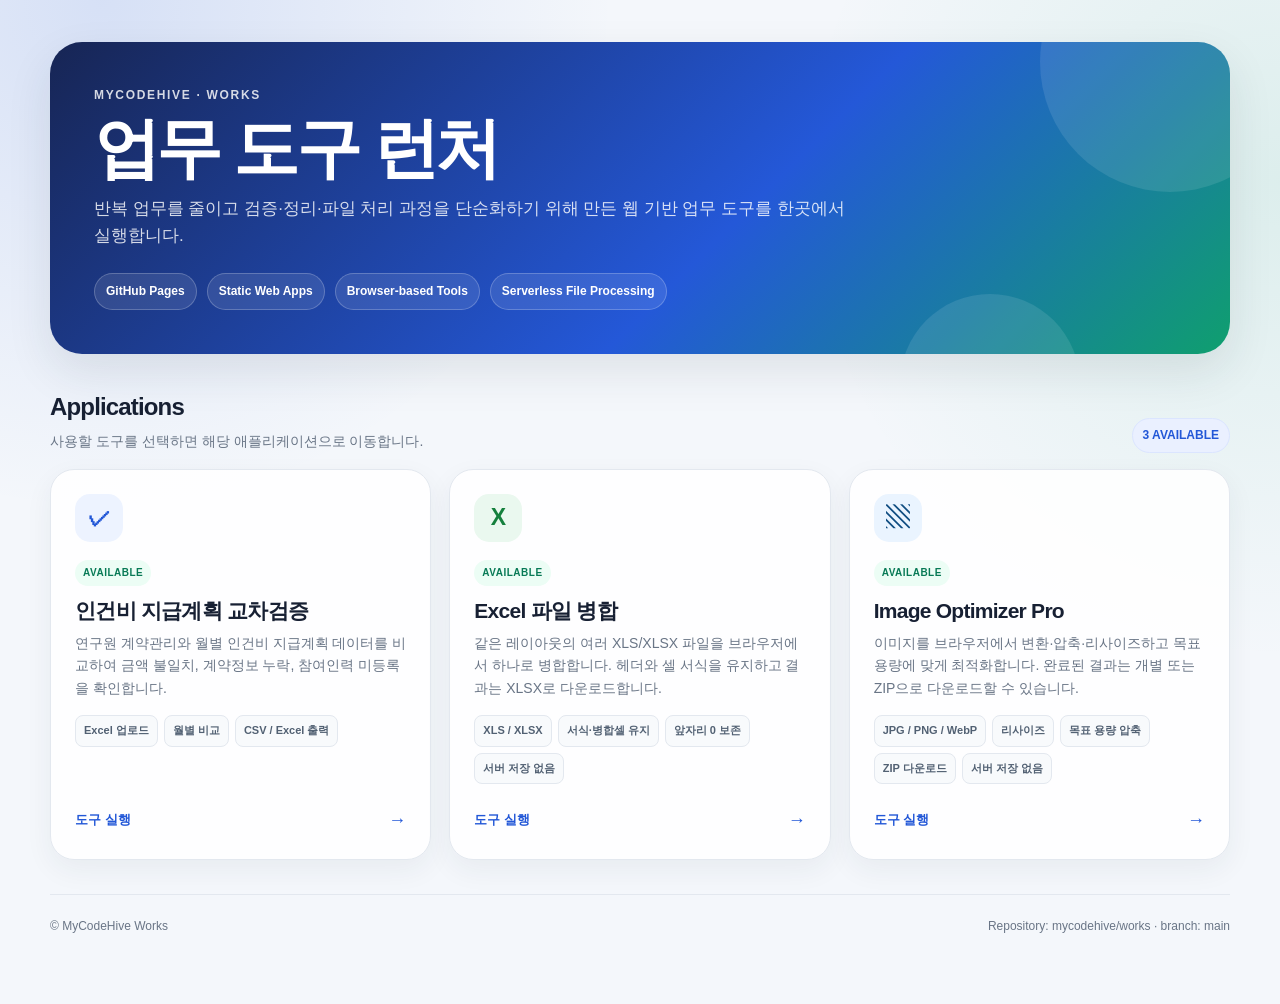
<file: index.html>
<!doctype html>
<html lang="ko">
<head>
  <meta charset="utf-8">
  <meta name="viewport" content="width=device-width,initial-scale=1">
  <meta name="description" content="업무 과정에서 사용하는 웹 기반 도구와 검증용 유틸리티를 모아 제공하는 Works 런치페이지입니다.">
  <title>Works | 업무 도구 런처</title>
  <style>
    :root{--bg:#f4f7fb;--surface:#fff;--surface-soft:#f8fafc;--text:#172033;--muted:#697586;--line:#e3e8ef;--primary:#2257d7;--accent:#0f9f6e;--shadow:0 18px 45px rgba(31,45,61,.10);--radius:24px}
    *{box-sizing:border-box}html{scroll-behavior:smooth}body{margin:0;min-height:100vh;font-family:-apple-system,BlinkMacSystemFont,"Segoe UI",Roboto,"Noto Sans KR","Apple SD Gothic Neo","Malgun Gothic",sans-serif;background:radial-gradient(circle at 8% 0%,rgba(34,87,215,.14),transparent 32rem),radial-gradient(circle at 100% 18%,rgba(15,159,110,.10),transparent 30rem),var(--bg);color:var(--text);line-height:1.6}a{color:inherit;text-decoration:none}.shell{width:min(1180px,calc(100% - 32px));margin:0 auto;padding:42px 0 68px}.hero{position:relative;overflow:hidden;border-radius:32px;padding:44px;color:#fff;background:linear-gradient(135deg,#172554,#2458d8 58%,#0f9f6e);box-shadow:var(--shadow)}.hero::before,.hero::after{content:"";position:absolute;border-radius:999px;background:rgba(255,255,255,.10)}.hero::before{width:260px;height:260px;right:-70px;top:-110px}.hero::after{width:180px;height:180px;right:150px;bottom:-120px}.eyebrow{position:relative;z-index:1;font-size:12px;font-weight:800;letter-spacing:.14em;text-transform:uppercase;opacity:.82}h1{position:relative;z-index:1;margin:10px 0 12px;font-size:clamp(38px,6vw,66px);line-height:1.02;letter-spacing:-.055em}.hero p{position:relative;z-index:1;max-width:760px;margin:0;color:rgba(255,255,255,.82);font-size:17px}.hero-meta{position:relative;z-index:1;display:flex;gap:10px;flex-wrap:wrap;margin-top:24px}.hero-chip{padding:8px 11px;border:1px solid rgba(255,255,255,.22);background:rgba(255,255,255,.10);border-radius:999px;font-size:12px;font-weight:750}.section-head{display:flex;align-items:end;justify-content:space-between;gap:20px;margin:34px 0 16px}.section-head h2{margin:0;font-size:24px;letter-spacing:-.035em}.section-head p{margin:4px 0 0;color:var(--muted);font-size:14px}.count{font-size:12px;font-weight:800;color:var(--primary);background:#eaf0ff;border:1px solid #dbe5ff;border-radius:999px;padding:7px 10px}.grid{display:grid;grid-template-columns:repeat(3,minmax(0,1fr));gap:18px}.card{display:flex;flex-direction:column;min-height:280px;background:rgba(255,255,255,.90);border:1px solid var(--line);border-radius:var(--radius);padding:24px;box-shadow:0 10px 28px rgba(31,45,61,.06);transition:transform .18s ease,box-shadow .18s ease,border-color .18s ease}.card:hover{transform:translateY(-3px);box-shadow:0 18px 38px rgba(31,45,61,.11);border-color:#ccd7ea}.icon{width:48px;height:48px;display:grid;place-items:center;border-radius:15px;background:#edf3ff;color:var(--primary);font-size:23px;margin-bottom:18px;font-weight:850}.icon.excel{background:#eaf8ef;color:#15803d}.icon.image{background:#eaf4ff;color:#0f4c81}.badge{display:inline-flex;align-items:center;align-self:flex-start;padding:5px 8px;border-radius:999px;background:#ecfdf5;color:#087a56;font-size:10px;font-weight:900;letter-spacing:.05em;text-transform:uppercase}.card h3{margin:12px 0 8px;font-size:21px;line-height:1.25;letter-spacing:-.035em}.card p{margin:0;color:var(--muted);font-size:14px}.features{display:flex;gap:6px;flex-wrap:wrap;margin:16px 0 0}.feature{font-size:11px;font-weight:700;padding:6px 8px;border-radius:8px;background:var(--surface-soft);border:1px solid var(--line);color:#526173}.open{margin-top:auto;padding-top:22px;font-size:13px;font-weight:900;color:var(--primary);display:flex;align-items:center;justify-content:space-between}.open span:last-child{font-size:18px;transition:transform .18s ease}.card:hover .open span:last-child{transform:translateX(4px)}footer{margin-top:34px;padding-top:22px;border-top:1px solid var(--line);display:flex;justify-content:space-between;gap:16px;flex-wrap:wrap;color:var(--muted);font-size:12px}@media(max-width:900px){.grid{grid-template-columns:repeat(2,minmax(0,1fr))}.hero{padding:36px}}@media(max-width:620px){.shell{width:min(100% - 22px,1180px);padding-top:18px}.hero{padding:28px 22px;border-radius:24px}.grid{grid-template-columns:1fr}.section-head{align-items:flex-start}.card{min-height:230px}}
  </style>
</head>
<body>
<main class="shell">
  <section class="hero">
    <div class="eyebrow">MyCodeHive · Works</div>
    <h1>업무 도구 런처</h1>
    <p>반복 업무를 줄이고 검증·정리·파일 처리 과정을 단순화하기 위해 만든 웹 기반 업무 도구를 한곳에서 실행합니다.</p>
    <div class="hero-meta"><span class="hero-chip">GitHub Pages</span><span class="hero-chip">Static Web Apps</span><span class="hero-chip">Browser-based Tools</span><span class="hero-chip">Serverless File Processing</span></div>
  </section>

  <div class="section-head">
    <div><h2>Applications</h2><p>사용할 도구를 선택하면 해당 애플리케이션으로 이동합니다.</p></div>
    <div class="count">3 AVAILABLE</div>
  </div>

  <section class="grid" aria-label="업무 도구 목록">
    <a class="card" href="./Cross-verification-of-labor-cost-payment-plan/">
      <div class="icon">✓</div><span class="badge">Available</span>
      <h3>인건비 지급계획 교차검증</h3>
      <p>연구원 계약관리와 월별 인건비 지급계획 데이터를 비교하여 금액 불일치, 계약정보 누락, 참여인력 미등록을 확인합니다.</p>
      <div class="features"><span class="feature">Excel 업로드</span><span class="feature">월별 비교</span><span class="feature">CSV / Excel 출력</span></div>
      <div class="open"><span>도구 실행</span><span>→</span></div>
    </a>

    <a class="card" href="./excel-merge/">
      <div class="icon excel">X</div><span class="badge">Available</span>
      <h3>Excel 파일 병합</h3>
      <p>같은 레이아웃의 여러 XLS/XLSX 파일을 브라우저에서 하나로 병합합니다. 헤더와 셀 서식을 유지하고 결과는 XLSX로 다운로드합니다.</p>
      <div class="features"><span class="feature">XLS / XLSX</span><span class="feature">서식·병합셀 유지</span><span class="feature">앞자리 0 보존</span><span class="feature">서버 저장 없음</span></div>
      <div class="open"><span>도구 실행</span><span>→</span></div>
    </a>

    <a class="card" href="./image-optimizer-pro/">
      <div class="icon image">▧</div><span class="badge">Available</span>
      <h3>Image Optimizer Pro</h3>
      <p>이미지를 브라우저에서 변환·압축·리사이즈하고 목표 용량에 맞게 최적화합니다. 완료된 결과는 개별 또는 ZIP으로 다운로드할 수 있습니다.</p>
      <div class="features"><span class="feature">JPG / PNG / WebP</span><span class="feature">리사이즈</span><span class="feature">목표 용량 압축</span><span class="feature">ZIP 다운로드</span><span class="feature">서버 저장 없음</span></div>
      <div class="open"><span>도구 실행</span><span>→</span></div>
    </a>
  </section>

  <footer><span>© MyCodeHive Works</span><span>Repository: mycodehive/works · branch: main</span></footer>
</main>
</body>
</html>
</file>
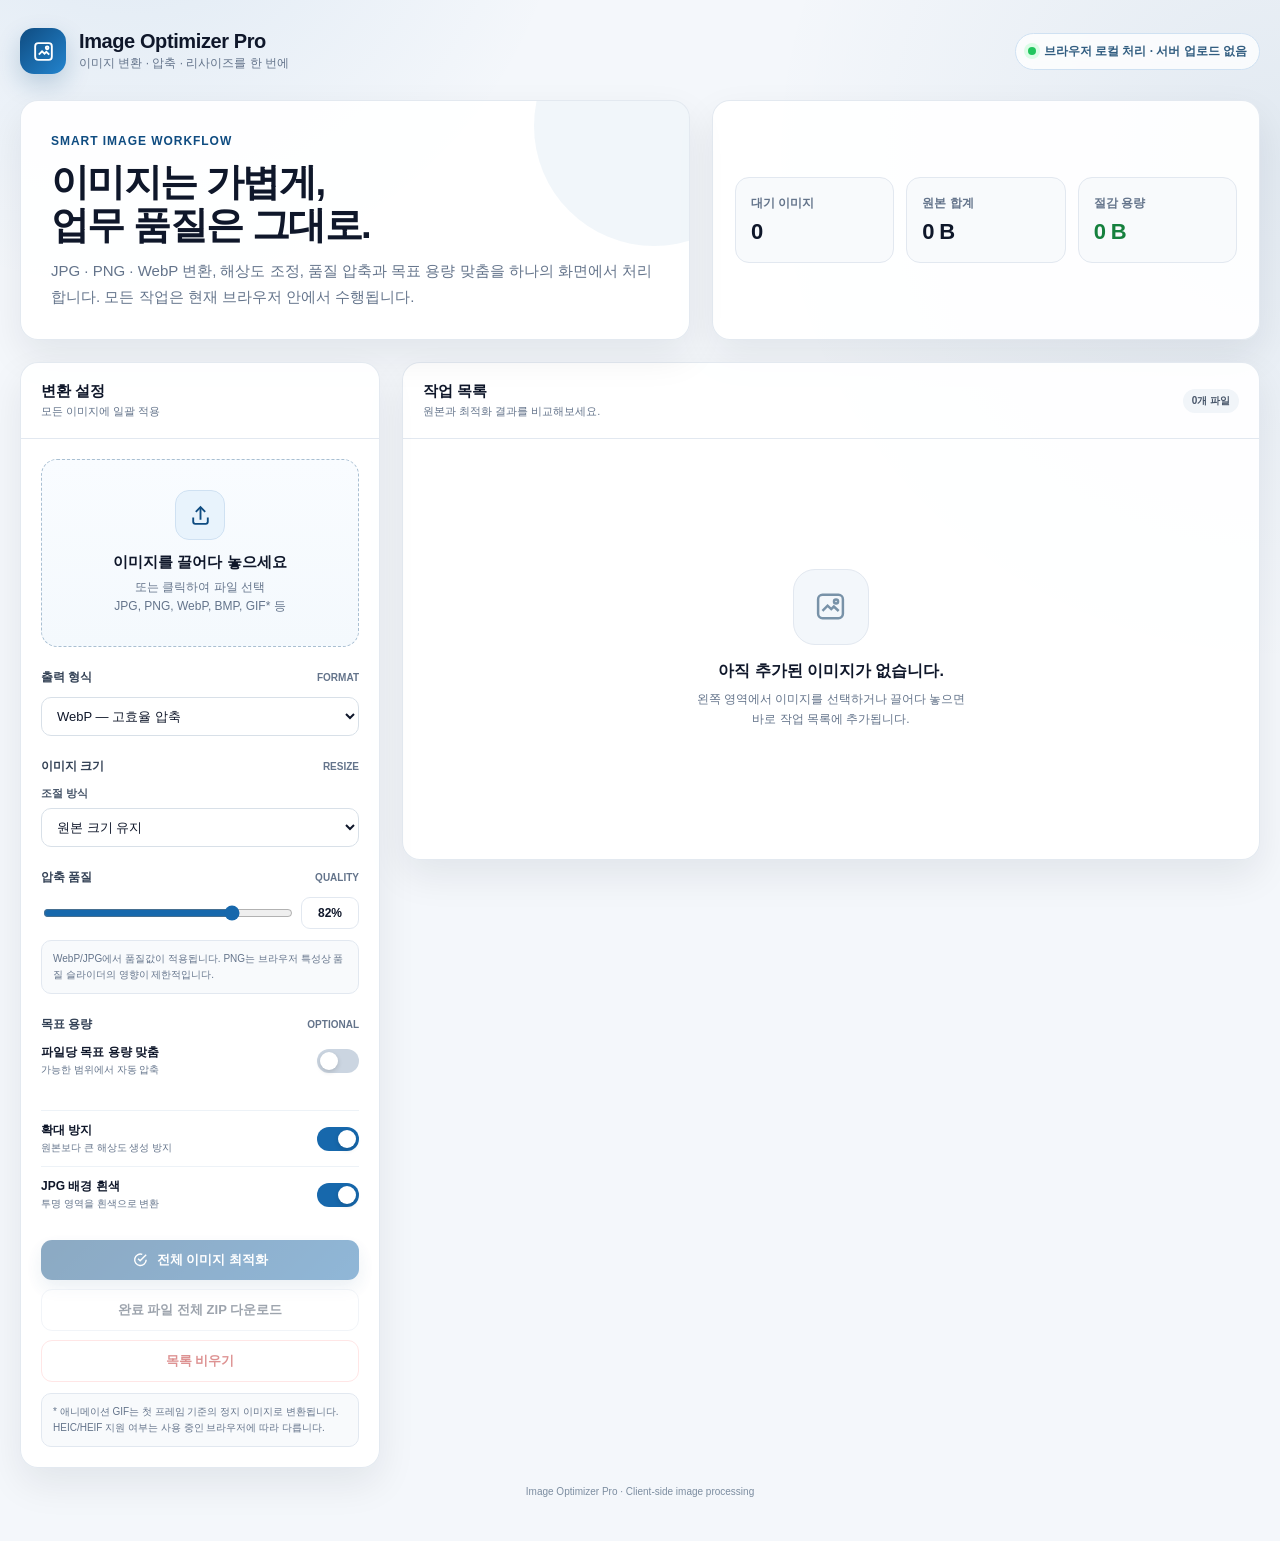
<file: image-optimizer-pro/app.html>
<!DOCTYPE html>
<html lang="ko">
<head>
  <meta charset="UTF-8" />
  <meta name="viewport" content="width=device-width, initial-scale=1.0" />
  <meta name="color-scheme" content="light" />
  <title>Image Optimizer Pro</title>
  <style>
    :root {
      --bg: #f4f7fb;
      --panel: #ffffff;
      --panel-2: #f8fafc;
      --text: #0f172a;
      --muted: #64748b;
      --line: #e2e8f0;
      --primary: #0f4c81;
      --primary-2: #1768ac;
      --primary-soft: #eaf4ff;
      --success: #15803d;
      --success-soft: #ecfdf3;
      --warning: #b45309;
      --danger: #b91c1c;
      --shadow: 0 16px 38px rgba(15, 23, 42, .08);
      --radius: 18px;
      --radius-sm: 12px;
    }

    * { box-sizing: border-box; }
    html { scroll-behavior: smooth; }
    body {
      margin: 0;
      font-family: Inter, Pretendard, "Noto Sans KR", -apple-system, BlinkMacSystemFont,
        "Segoe UI", sans-serif;
      background:
        radial-gradient(circle at 10% -10%, rgba(23, 104, 172, .10), transparent 28rem),
        radial-gradient(circle at 100% 10%, rgba(15, 76, 129, .08), transparent 32rem),
        var(--bg);
      color: var(--text);
      min-height: 100vh;
    }

    button, input, select { font: inherit; }
    button { cursor: pointer; }

    .app-shell {
      width: min(1480px, calc(100% - 40px));
      margin: 0 auto;
      padding: 28px 0 44px;
    }

    .topbar {
      display: flex;
      align-items: center;
      justify-content: space-between;
      gap: 18px;
      margin-bottom: 26px;
    }

    .brand { display: flex; align-items: center; gap: 13px; }
    .logo {
      width: 46px; height: 46px; border-radius: 14px;
      display: grid; place-items: center;
      color: white;
      background: linear-gradient(135deg, #0f4c81, #2384ce);
      box-shadow: 0 10px 24px rgba(15, 76, 129, .22);
    }
    .logo svg { width: 25px; height: 25px; }
    .brand-title { font-size: 20px; font-weight: 800; letter-spacing: -.02em; }
    .brand-sub { color: var(--muted); font-size: 12px; margin-top: 2px; }

    .privacy-badge {
      display: inline-flex; align-items: center; gap: 8px;
      padding: 9px 12px; border-radius: 999px;
      border: 1px solid #cfe1f2; background: rgba(255,255,255,.76);
      color: #315d80; font-size: 12px; font-weight: 700;
      backdrop-filter: blur(8px);
    }
    .dot { width: 8px; height: 8px; border-radius: 50%; background: #22c55e; box-shadow: 0 0 0 4px #dcfce7; }

    .hero {
      display: grid;
      grid-template-columns: 1.1fr .9fr;
      gap: 22px;
      margin-bottom: 22px;
    }

    .hero-card, .stats-card, .panel {
      background: rgba(255,255,255,.92);
      border: 1px solid rgba(226,232,240,.95);
      border-radius: var(--radius);
      box-shadow: var(--shadow);
    }

    .hero-card { padding: 30px; overflow: hidden; position: relative; }
    .hero-card::after {
      content: ""; position: absolute; width: 240px; height: 240px;
      border-radius: 50%; background: rgba(23,104,172,.06);
      right: -85px; top: -95px;
    }

    .eyebrow {
      display: inline-flex; align-items: center; gap: 8px;
      color: var(--primary); font-size: 12px; font-weight: 800;
      letter-spacing: .08em; text-transform: uppercase;
      margin-bottom: 12px;
    }

    h1 { margin: 0 0 12px; font-size: clamp(28px, 3vw, 44px); line-height: 1.12; letter-spacing: -.04em; }
    .hero-card p { margin: 0; max-width: 720px; color: var(--muted); line-height: 1.7; font-size: 15px; }

    .stats-card { padding: 22px; display: grid; grid-template-columns: repeat(3, 1fr); gap: 12px; align-content: center; }
    .stat {
      background: var(--panel-2); border: 1px solid var(--line); border-radius: 14px;
      padding: 17px 15px;
    }
    .stat-label { color: var(--muted); font-size: 12px; font-weight: 700; }
    .stat-value { margin-top: 7px; font-size: 22px; font-weight: 850; letter-spacing: -.03em; }
    .stat-value.good { color: var(--success); }

    .workspace { display: grid; grid-template-columns: 360px minmax(0, 1fr); gap: 22px; align-items: start; }
    .panel { overflow: hidden; }
    .panel-head { padding: 19px 20px; border-bottom: 1px solid var(--line); display: flex; align-items: center; justify-content: space-between; gap: 12px; }
    .panel-title { font-size: 15px; font-weight: 800; }
    .panel-sub { color: var(--muted); font-size: 11px; margin-top: 3px; }
    .panel-body { padding: 20px; }

    .dropzone {
      border: 1.5px dashed #a9bfd2;
      background: linear-gradient(180deg, #f9fcff, #f4f9fd);
      border-radius: 16px;
      padding: 30px 18px;
      text-align: center;
      transition: .2s ease;
      position: relative;
    }
    .dropzone.dragover { border-color: var(--primary-2); background: var(--primary-soft); transform: translateY(-1px); }
    .upload-icon {
      width: 50px; height: 50px; margin: 0 auto 13px; border-radius: 14px;
      display: grid; place-items: center; color: var(--primary);
      background: #e8f3fc; border: 1px solid #cfe1f2;
    }
    .upload-icon svg { width: 25px; }
    .drop-title { font-weight: 800; font-size: 15px; margin-bottom: 6px; }
    .drop-desc { color: var(--muted); font-size: 12px; line-height: 1.6; }
    .file-input { display: none; }

    .btn {
      border: 0; border-radius: 11px; padding: 11px 14px;
      display: inline-flex; align-items: center; justify-content: center; gap: 8px;
      font-weight: 800; font-size: 13px; transition: .18s ease;
    }
    .btn svg { width: 17px; height: 17px; }
    .btn-primary { background: linear-gradient(135deg, var(--primary), var(--primary-2)); color: #fff; box-shadow: 0 8px 18px rgba(15,76,129,.18); }
    .btn-primary:hover { filter: brightness(1.04); transform: translateY(-1px); }
    .btn-secondary { background: #fff; border: 1px solid var(--line); color: #334155; }
    .btn-secondary:hover { background: #f8fafc; }
    .btn-danger { background: #fff; border: 1px solid #fecaca; color: var(--danger); }
    .btn-block { width: 100%; }
    .btn:disabled { opacity: .48; cursor: not-allowed; transform: none; }

    .form-section { margin-top: 22px; }
    .section-label { display: flex; justify-content: space-between; align-items: center; margin-bottom: 11px; font-size: 12px; font-weight: 850; color: #334155; }
    .hint { color: var(--muted); font-size: 10px; font-weight: 600; }
    .field { margin-bottom: 13px; }
    .field label { display: block; font-size: 11px; color: #475569; font-weight: 700; margin-bottom: 7px; }
    select, input[type="number"] {
      width: 100%; border: 1px solid #d8e0e8; background: #fff; color: var(--text);
      border-radius: 10px; outline: none; padding: 10px 11px; font-size: 13px;
    }
    select:focus, input[type="number"]:focus { border-color: #75a7cf; box-shadow: 0 0 0 3px rgba(23,104,172,.10); }

    .grid-2 { display: grid; grid-template-columns: 1fr 1fr; gap: 10px; }
    .range-row { display: grid; grid-template-columns: 1fr 58px; gap: 10px; align-items: center; }
    input[type="range"] { width: 100%; accent-color: var(--primary-2); }
    .range-value { font-size: 12px; font-weight: 800; text-align: center; padding: 8px 6px; border: 1px solid var(--line); border-radius: 9px; background: #fff; }

    .toggle-row { display: flex; align-items: center; justify-content: space-between; gap: 12px; padding: 11px 0; border-top: 1px solid #edf2f7; }
    .toggle-label strong { display: block; font-size: 12px; }
    .toggle-label span { display: block; color: var(--muted); font-size: 10px; margin-top: 2px; }
    .switch { position: relative; width: 42px; height: 24px; flex: 0 0 auto; }
    .switch input { opacity: 0; width: 0; height: 0; }
    .slider { position: absolute; inset: 0; background: #cbd5e1; border-radius: 999px; transition: .2s; }
    .slider::before { content: ""; position: absolute; width: 18px; height: 18px; left: 3px; top: 3px; border-radius: 50%; background: #fff; transition: .2s; box-shadow: 0 2px 5px rgba(0,0,0,.15); }
    .switch input:checked + .slider { background: var(--primary-2); }
    .switch input:checked + .slider::before { transform: translateX(18px); }

    .action-stack { margin-top: 18px; display: grid; gap: 9px; }
    .note { margin-top: 11px; padding: 10px 11px; border-radius: 10px; background: #f8fafc; border: 1px solid var(--line); color: var(--muted); font-size: 10px; line-height: 1.6; }

    .right-column { min-width: 0; }
    .queue-toolbar { display: flex; align-items: center; gap: 8px; flex-wrap: wrap; }
    .badge { display: inline-flex; align-items: center; padding: 5px 9px; border-radius: 999px; background: #f1f5f9; color: #475569; font-size: 10px; font-weight: 800; }

    .empty-state { min-height: 420px; display: grid; place-items: center; text-align: center; padding: 36px; }
    .empty-box { max-width: 420px; }
    .empty-icon { width: 76px; height: 76px; margin: 0 auto 16px; border-radius: 22px; display: grid; place-items: center; background: #f3f7fb; border: 1px solid var(--line); color: #7892a8; }
    .empty-icon svg { width: 35px; }
    .empty-title { font-weight: 850; margin-bottom: 7px; }
    .empty-desc { color: var(--muted); font-size: 12px; line-height: 1.7; }

    .file-list { padding: 10px; display: grid; gap: 10px; }
    .file-card {
      display: grid; grid-template-columns: 86px minmax(0,1fr) auto;
      gap: 14px; align-items: center; border: 1px solid var(--line); border-radius: 14px;
      padding: 12px; background: #fff;
    }
    .thumb { width: 86px; height: 70px; border-radius: 10px; overflow: hidden; background: #edf2f7; border: 1px solid #e6ebf0; display: grid; place-items: center; }
    .thumb img { width: 100%; height: 100%; object-fit: cover; }
    .file-info { min-width: 0; }
    .file-name { font-size: 13px; font-weight: 800; white-space: nowrap; overflow: hidden; text-overflow: ellipsis; }
    .file-meta { display: flex; gap: 7px; align-items: center; flex-wrap: wrap; margin-top: 7px; color: var(--muted); font-size: 10px; }
    .meta-chip { padding: 4px 7px; border-radius: 7px; background: #f6f8fa; border: 1px solid #edf0f3; }
    .result-row { margin-top: 8px; display: flex; gap: 8px; flex-wrap: wrap; align-items: center; }
    .saving { font-size: 11px; font-weight: 850; color: var(--success); background: var(--success-soft); padding: 5px 8px; border-radius: 8px; }
    .status { font-size: 10px; color: var(--muted); }
    .status.processing { color: var(--primary); font-weight: 800; }
    .status.error { color: var(--danger); font-weight: 800; }
    .file-actions { display: flex; flex-direction: column; gap: 7px; min-width: 98px; }
    .file-actions .btn { padding: 9px 10px; font-size: 11px; }

    .progress { height: 5px; border-radius: 999px; overflow: hidden; background: #e8eef4; margin-top: 8px; display: none; }
    .progress > span { display: block; height: 100%; width: 0; background: linear-gradient(90deg, #0f4c81, #2f89cf); transition: width .2s ease; }

    .footer { text-align: center; color: #7c8da0; font-size: 10px; margin-top: 18px; }

    .toast-wrap { position: fixed; right: 20px; bottom: 20px; z-index: 50; display: grid; gap: 8px; pointer-events: none; }
    .toast { min-width: 260px; max-width: 380px; background: #0f172a; color: white; border-radius: 12px; padding: 12px 14px; box-shadow: 0 12px 30px rgba(15,23,42,.22); font-size: 12px; opacity: 0; transform: translateY(10px); animation: toastIn .22s forwards; }
    .toast.success { background: #14532d; }
    .toast.error { background: #7f1d1d; }
    @keyframes toastIn { to { opacity: 1; transform: translateY(0); } }

    @media (max-width: 1050px) {
      .hero { grid-template-columns: 1fr; }
      .workspace { grid-template-columns: 1fr; }
      .settings-panel { position: static; }
    }
    @media (min-width: 1051px) { .settings-panel { position: sticky; top: 20px; } }
    @media (max-width: 680px) {
      .app-shell { width: min(100% - 20px, 1480px); padding-top: 16px; }
      .topbar { align-items: flex-start; flex-direction: column; }
      .privacy-badge { display: none; }
      .hero-card { padding: 22px; }
      .stats-card { grid-template-columns: 1fr; }
      .file-card { grid-template-columns: 70px minmax(0,1fr); }
      .thumb { width: 70px; height: 62px; }
      .file-actions { grid-column: 1 / -1; flex-direction: row; }
      .file-actions .btn { flex: 1; }
    }
  </style>
</head>
<body>
  <div class="app-shell">
    <header class="topbar">
      <div class="brand">
        <div class="logo" aria-hidden="true">
          <svg viewBox="0 0 24 24" fill="none" stroke="currentColor" stroke-width="1.8">
            <rect x="4" y="4" width="16" height="16" rx="3"></rect>
            <path d="m7.5 15 3.1-3.2 2.4 2.3 1.7-1.8 2.8 2.7"></path>
            <circle cx="15.5" cy="8.5" r="1.3"></circle>
          </svg>
        </div>
        <div>
          <div class="brand-title">Image Optimizer Pro</div>
          <div class="brand-sub">이미지 변환 · 압축 · 리사이즈를 한 번에</div>
        </div>
      </div>
      <div class="privacy-badge"><span class="dot"></span> 브라우저 로컬 처리 · 서버 업로드 없음</div>
    </header>

    <section class="hero">
      <div class="hero-card">
        <div class="eyebrow">SMART IMAGE WORKFLOW</div>
        <h1>이미지는 가볍게,<br>업무 품질은 그대로.</h1>
        <p>JPG · PNG · WebP 변환, 해상도 조정, 품질 압축과 목표 용량 맞춤을 하나의 화면에서 처리합니다. 모든 작업은 현재 브라우저 안에서 수행됩니다.</p>
      </div>
      <div class="stats-card">
        <div class="stat"><div class="stat-label">대기 이미지</div><div class="stat-value" id="statFiles">0</div></div>
        <div class="stat"><div class="stat-label">원본 합계</div><div class="stat-value" id="statOriginal">0 B</div></div>
        <div class="stat"><div class="stat-label">절감 용량</div><div class="stat-value good" id="statSaved">0 B</div></div>
      </div>
    </section>

    <main class="workspace">
      <aside class="panel settings-panel">
        <div class="panel-head">
          <div>
            <div class="panel-title">변환 설정</div>
            <div class="panel-sub">모든 이미지에 일괄 적용</div>
          </div>
        </div>
        <div class="panel-body">
          <div class="dropzone" id="dropzone" tabindex="0" role="button" aria-label="이미지 파일 추가">
            <div class="upload-icon">
              <svg viewBox="0 0 24 24" fill="none" stroke="currentColor" stroke-width="1.8">
                <path d="M12 16V4"></path><path d="m7.5 8.5 4.5-4.5 4.5 4.5"></path><path d="M5 14v4a2 2 0 0 0 2 2h10a2 2 0 0 0 2-2v-4"></path>
              </svg>
            </div>
            <div class="drop-title">이미지를 끌어다 놓으세요</div>
            <div class="drop-desc">또는 클릭하여 파일 선택<br>JPG, PNG, WebP, BMP, GIF* 등</div>
            <input class="file-input" id="fileInput" type="file" accept="image/*" multiple />
          </div>

          <div class="form-section">
            <div class="section-label"><span>출력 형식</span><span class="hint">FORMAT</span></div>
            <div class="field">
              <select id="outputFormat">
                <option value="image/jpeg">JPG — 호환성 / 작은 용량</option>
                <option value="image/webp" selected>WebP — 고효율 압축</option>
                <option value="image/png">PNG — 투명 배경 / 무손실</option>
              </select>
            </div>
          </div>

          <div class="form-section">
            <div class="section-label"><span>이미지 크기</span><span class="hint">RESIZE</span></div>
            <div class="field">
              <label for="resizeMode">조절 방식</label>
              <select id="resizeMode">
                <option value="original">원본 크기 유지</option>
                <option value="percent">비율로 축소</option>
                <option value="maxWidth">최대 가로폭 지정</option>
                <option value="custom">직접 지정</option>
              </select>
            </div>
            <div id="resizeOptions"></div>
          </div>

          <div class="form-section">
            <div class="section-label"><span>압축 품질</span><span class="hint">QUALITY</span></div>
            <div class="range-row">
              <input id="quality" type="range" min="20" max="100" value="82" />
              <div class="range-value" id="qualityValue">82%</div>
            </div>
            <div class="note" id="qualityNote">WebP/JPG에서 품질값이 적용됩니다. PNG는 브라우저 특성상 품질 슬라이더의 영향이 제한적입니다.</div>
          </div>

          <div class="form-section">
            <div class="section-label"><span>목표 용량</span><span class="hint">OPTIONAL</span></div>
            <div class="toggle-row" style="border-top:0; padding-top:0;">
              <div class="toggle-label"><strong>파일당 목표 용량 맞춤</strong><span>가능한 범위에서 자동 압축</span></div>
              <label class="switch"><input type="checkbox" id="targetEnabled"><span class="slider"></span></label>
            </div>
            <div class="field" id="targetField" style="display:none; margin-top:10px;">
              <label for="targetKB">목표 용량 (KB)</label>
              <input id="targetKB" type="number" min="20" max="20000" step="10" value="500" />
            </div>
          </div>

          <div class="form-section">
            <div class="toggle-row">
              <div class="toggle-label"><strong>확대 방지</strong><span>원본보다 큰 해상도 생성 방지</span></div>
              <label class="switch"><input type="checkbox" id="preventUpscale" checked><span class="slider"></span></label>
            </div>
            <div class="toggle-row">
              <div class="toggle-label"><strong>JPG 배경 흰색</strong><span>투명 영역을 흰색으로 변환</span></div>
              <label class="switch"><input type="checkbox" id="whiteBg" checked><span class="slider"></span></label>
            </div>
          </div>

          <div class="action-stack">
            <button class="btn btn-primary btn-block" id="processBtn" disabled>
              <svg viewBox="0 0 24 24" fill="none" stroke="currentColor" stroke-width="2"><path d="M20 11a8.1 8.1 0 1 1-5.5-7.7"></path><path d="m20 4-8.5 8.5-3-3"></path></svg>
              전체 이미지 최적화
            </button>
            <button class="btn btn-secondary btn-block" id="downloadAllBtn" disabled>완료 파일 전체 ZIP 다운로드</button>
            <button class="btn btn-danger btn-block" id="clearBtn" disabled>목록 비우기</button>
          </div>
          <div class="note">* 애니메이션 GIF는 첫 프레임 기준의 정지 이미지로 변환됩니다. HEIC/HEIF 지원 여부는 사용 중인 브라우저에 따라 다릅니다.</div>
        </div>
      </aside>

      <section class="panel right-column">
        <div class="panel-head">
          <div>
            <div class="panel-title">작업 목록</div>
            <div class="panel-sub">원본과 최적화 결과를 비교해보세요.</div>
          </div>
          <div class="queue-toolbar"><span class="badge" id="queueBadge">0개 파일</span></div>
        </div>
        <div id="contentArea">
          <div class="empty-state">
            <div class="empty-box">
              <div class="empty-icon">
                <svg viewBox="0 0 24 24" fill="none" stroke="currentColor" stroke-width="1.7"><rect x="3.5" y="4" width="17" height="16" rx="3"></rect><path d="m6.5 15 3.5-3.6 2.5 2.4 1.8-1.8 3.3 3.1"></path><circle cx="15.8" cy="8.6" r="1.4"></circle></svg>
              </div>
              <div class="empty-title">아직 추가된 이미지가 없습니다.</div>
              <div class="empty-desc">왼쪽 영역에서 이미지를 선택하거나 끌어다 놓으면<br>바로 작업 목록에 추가됩니다.</div>
            </div>
          </div>
        </div>
      </section>
    </main>

    <div class="footer">Image Optimizer Pro · Client-side image processing</div>
  </div>

  <div class="toast-wrap" id="toastWrap"></div>

  <script>
    const $ = (sel) => document.querySelector(sel);
    const state = { items: [], busy: false };

    const els = {
      dropzone: $('#dropzone'), fileInput: $('#fileInput'), outputFormat: $('#outputFormat'),
      resizeMode: $('#resizeMode'), resizeOptions: $('#resizeOptions'), quality: $('#quality'),
      qualityValue: $('#qualityValue'), targetEnabled: $('#targetEnabled'), targetField: $('#targetField'),
      targetKB: $('#targetKB'), preventUpscale: $('#preventUpscale'), whiteBg: $('#whiteBg'),
      processBtn: $('#processBtn'), downloadAllBtn: $('#downloadAllBtn'), clearBtn: $('#clearBtn'),
      contentArea: $('#contentArea'), queueBadge: $('#queueBadge'), statFiles: $('#statFiles'),
      statOriginal: $('#statOriginal'), statSaved: $('#statSaved'), toastWrap: $('#toastWrap')
    };

    function formatBytes(bytes) {
      if (!Number.isFinite(bytes) || bytes <= 0) return '0 B';
      const units = ['B','KB','MB','GB'];
      const i = Math.min(Math.floor(Math.log(bytes) / Math.log(1024)), units.length - 1);
      const value = bytes / Math.pow(1024, i);
      return `${value >= 100 || i === 0 ? value.toFixed(0) : value.toFixed(1)} ${units[i]}`;
    }

    function safeBaseName(name) { return name.replace(/\.[^/.]+$/, '').replace(/[<>:"/\\|?*]+/g, '_') || 'image'; }
    function extFor(mime) { return mime === 'image/jpeg' ? 'jpg' : mime === 'image/png' ? 'png' : 'webp'; }
    function outputName(fileName, mime) { return `${safeBaseName(fileName)}_optimized.${extFor(mime)}`; }
    function uid() { return crypto.randomUUID ? crypto.randomUUID() : Date.now().toString(36) + Math.random().toString(36).slice(2); }

    function toast(message, type='') {
      const el = document.createElement('div'); el.className = `toast ${type}`; el.textContent = message;
      els.toastWrap.appendChild(el);
      setTimeout(() => { el.style.opacity='0'; el.style.transform='translateY(8px)'; setTimeout(()=>el.remove(), 250); }, 2600);
    }

    function renderResizeOptions() {
      const mode = els.resizeMode.value;
      if (mode === 'original') { els.resizeOptions.innerHTML = ''; return; }
      if (mode === 'percent') {
        els.resizeOptions.innerHTML = `<div class="field"><label>축소 비율 (%)</label><input id="scalePercent" type="number" min="1" max="100" value="70"></div>`;
      } else if (mode === 'maxWidth') {
        els.resizeOptions.innerHTML = `<div class="field"><label>최대 가로폭 (px)</label><input id="maxWidthInput" type="number" min="50" max="20000" value="1920"></div>`;
      } else {
        els.resizeOptions.innerHTML = `<div class="grid-2"><div class="field"><label>가로 (px)</label><input id="customWidth" type="number" min="1" max="20000" value="1920"></div><div class="field"><label>세로 (px)</label><input id="customHeight" type="number" min="1" max="20000" value="1080"></div></div><div class="toggle-row" style="padding-top:0;border-top:0"><div class="toggle-label"><strong>원본 비율 유지</strong><span>가로 기준으로 세로 자동 계산</span></div><label class="switch"><input type="checkbox" id="keepRatio" checked><span class="slider"></span></label></div>`;
      }
    }

    async function decodeImage(file) {
      if ('createImageBitmap' in window) {
        try {
          const bitmap = await createImageBitmap(file, { imageOrientation: 'from-image' });
          return { source: bitmap, width: bitmap.width, height: bitmap.height, close: () => bitmap.close && bitmap.close() };
        } catch (_) {}
      }
      return new Promise((resolve, reject) => {
        const url = URL.createObjectURL(file); const img = new Image();
        img.onload = () => resolve({ source: img, width: img.naturalWidth, height: img.naturalHeight, close: () => URL.revokeObjectURL(url) });
        img.onerror = () => { URL.revokeObjectURL(url); reject(new Error('이 브라우저에서 이미지를 읽을 수 없습니다.')); };
        img.src = url;
      });
    }

    async function addFiles(fileList) {
      const files = [...fileList].filter(f => f.type.startsWith('image/'));
      if (!files.length) { toast('지원되는 이미지 파일을 선택해주세요.', 'error'); return; }
      for (const file of files) {
        const item = { id: uid(), file, previewUrl: URL.createObjectURL(file), width: 0, height: 0, resultBlob: null, resultUrl: null, resultName: '', status: '대기', error: null };
        state.items.push(item);
        try {
          const decoded = await decodeImage(file); item.width = decoded.width; item.height = decoded.height; decoded.close();
        } catch (e) { item.error = e.message; item.status = '읽기 실패'; }
      }
      render();
    }

    function render() {
      const totalOriginal = state.items.reduce((s, i) => s + i.file.size, 0);
      const totalResult = state.items.reduce((s, i) => s + (i.resultBlob?.size || 0), 0);
      const completedOriginal = state.items.filter(i => i.resultBlob).reduce((s,i)=>s+i.file.size,0);
      const saved = Math.max(0, completedOriginal - totalResult);
      els.statFiles.textContent = state.items.length;
      els.statOriginal.textContent = formatBytes(totalOriginal);
      els.statSaved.textContent = formatBytes(saved);
      els.queueBadge.textContent = `${state.items.length}개 파일`;
      els.processBtn.disabled = !state.items.length || state.busy;
      els.clearBtn.disabled = !state.items.length || state.busy;
      els.downloadAllBtn.disabled = !state.items.some(i => i.resultBlob) || state.busy;

      if (!state.items.length) {
        els.contentArea.innerHTML = `<div class="empty-state"><div class="empty-box"><div class="empty-icon"><svg viewBox="0 0 24 24" fill="none" stroke="currentColor" stroke-width="1.7"><rect x="3.5" y="4" width="17" height="16" rx="3"></rect><path d="m6.5 15 3.5-3.6 2.5 2.4 1.8-1.8 3.3 3.1"></path><circle cx="15.8" cy="8.6" r="1.4"></circle></svg></div><div class="empty-title">아직 추가된 이미지가 없습니다.</div><div class="empty-desc">왼쪽 영역에서 이미지를 선택하거나 끌어다 놓으면<br>바로 작업 목록에 추가됩니다.</div></div></div>`;
        return;
      }

      els.contentArea.innerHTML = `<div class="file-list">${state.items.map(item => {
        const ratio = item.resultBlob ? Math.max(0, (1 - item.resultBlob.size / item.file.size) * 100) : null;
        const statusClass = item.error ? 'error' : (item.status.includes('처리') ? 'processing' : '');
        return `<article class="file-card" data-id="${item.id}">
          <div class="thumb"><img src="${item.previewUrl}" alt=""></div>
          <div class="file-info">
            <div class="file-name" title="${escapeHtml(item.file.name)}">${escapeHtml(item.file.name)}</div>
            <div class="file-meta">
              <span class="meta-chip">${formatBytes(item.file.size)}</span>
              <span class="meta-chip">${item.width && item.height ? `${item.width} × ${item.height}` : '크기 확인 불가'}</span>
              <span class="meta-chip">${item.file.type || 'image'}</span>
            </div>
            <div class="result-row">
              ${item.resultBlob ? `<span class="saving">${ratio >= 0 ? `${ratio.toFixed(1)}% 절감` : '완료'}</span><span class="status">${formatBytes(item.file.size)} → ${formatBytes(item.resultBlob.size)}</span>` : `<span class="status ${statusClass}">${escapeHtml(item.status)}</span>`}
            </div>
            <div class="progress" style="display:${item.status.includes('처리') ? 'block' : 'none'}"><span style="width:${item.status.includes('처리') ? '70%' : '0'}"></span></div>
          </div>
          <div class="file-actions">
            <button class="btn btn-secondary download-one" ${item.resultBlob ? '' : 'disabled'}>다운로드</button>
            <button class="btn btn-secondary remove-one" ${state.busy ? 'disabled' : ''}>삭제</button>
          </div>
        </article>`;
      }).join('')}</div>`;

      document.querySelectorAll('.download-one').forEach(btn => btn.addEventListener('click', e => {
        const id = e.target.closest('.file-card').dataset.id; const item = state.items.find(i => i.id === id); if (item?.resultBlob) downloadBlob(item.resultBlob, item.resultName);
      }));
      document.querySelectorAll('.remove-one').forEach(btn => btn.addEventListener('click', e => {
        const id = e.target.closest('.file-card').dataset.id; removeItem(id);
      }));
    }

    function escapeHtml(s='') { return s.replace(/[&<>'"]/g, c => ({'&':'&amp;','<':'&lt;','>':'&gt;',"'":'&#39;','"':'&quot;'}[c])); }

    function removeItem(id) {
      const idx = state.items.findIndex(i => i.id === id); if (idx < 0) return;
      const item = state.items[idx]; URL.revokeObjectURL(item.previewUrl); if (item.resultUrl) URL.revokeObjectURL(item.resultUrl);
      state.items.splice(idx, 1); render();
    }

    function getTargetDimensions(srcW, srcH) {
      let w = srcW, h = srcH; const mode = els.resizeMode.value;
      if (mode === 'percent') {
        const p = Math.max(1, Math.min(100, Number($('#scalePercent')?.value || 100))) / 100; w = Math.round(srcW * p); h = Math.round(srcH * p);
      } else if (mode === 'maxWidth') {
        const maxW = Math.max(1, Number($('#maxWidthInput')?.value || srcW));
        if (srcW > maxW || !els.preventUpscale.checked) { w = Math.round(maxW); h = Math.round(srcH * (w / srcW)); }
      } else if (mode === 'custom') {
        const cw = Math.max(1, Number($('#customWidth')?.value || srcW)); const ch = Math.max(1, Number($('#customHeight')?.value || srcH));
        if ($('#keepRatio')?.checked) { w = cw; h = Math.round(srcH * (w / srcW)); } else { w = cw; h = ch; }
      }
      if (els.preventUpscale.checked) {
        const scale = Math.min(1, srcW / w, srcH / h); if (scale < 1) { w = Math.round(w * scale); h = Math.round(h * scale); }
      }
      return { width: Math.max(1,w), height: Math.max(1,h) };
    }

    function canvasToBlob(canvas, mime, quality) {
      return new Promise((resolve, reject) => canvas.toBlob(blob => blob ? resolve(blob) : reject(new Error('이미지 변환에 실패했습니다.')), mime, quality));
    }

    function drawToCanvas(source, width, height, mime) {
      const canvas = document.createElement('canvas'); canvas.width = width; canvas.height = height;
      const ctx = canvas.getContext('2d', { alpha: mime !== 'image/jpeg' });
      ctx.imageSmoothingEnabled = true; ctx.imageSmoothingQuality = 'high';
      if (mime === 'image/jpeg' && els.whiteBg.checked) { ctx.fillStyle = '#ffffff'; ctx.fillRect(0,0,width,height); }
      ctx.drawImage(source, 0, 0, width, height); return canvas;
    }

    async function encodeWithTarget(source, baseW, baseH, mime, initialQuality, targetBytes) {
      let width = baseW, height = baseH;
      let bestBlob = null, bestW = width, bestH = height;
      const lossy = mime === 'image/jpeg' || mime === 'image/webp';

      for (let resizePass = 0; resizePass < 9; resizePass++) {
        const canvas = drawToCanvas(source, width, height, mime);
        if (lossy) {
          let lo = 0.18, hi = Math.max(0.2, initialQuality), candidate = null;
          for (let i = 0; i < 8; i++) {
            const q = (lo + hi) / 2; const blob = await canvasToBlob(canvas, mime, q);
            if (!bestBlob || Math.abs(blob.size-targetBytes) < Math.abs(bestBlob.size-targetBytes)) { bestBlob=blob; bestW=width; bestH=height; }
            if (blob.size > targetBytes) hi = q; else { candidate = blob; lo = q; }
          }
          if (candidate && candidate.size <= targetBytes) return { blob: candidate, width, height };
          const minBlob = await canvasToBlob(canvas, mime, 0.16);
          if (minBlob.size <= targetBytes) return { blob: minBlob, width, height };
          if (!bestBlob || minBlob.size < bestBlob.size) { bestBlob=minBlob; bestW=width; bestH=height; }
        } else {
          const blob = await canvasToBlob(canvas, mime);
          if (!bestBlob || blob.size < bestBlob.size) { bestBlob=blob; bestW=width; bestH=height; }
          if (blob.size <= targetBytes) return { blob, width, height };
        }
        width = Math.max(1, Math.round(width * 0.88)); height = Math.max(1, Math.round(height * 0.88));
      }
      return { blob: bestBlob, width: bestW, height: bestH };
    }

    async function processItem(item) {
      item.error = null; item.status = '처리 중…'; render();
      try {
        const decoded = await decodeImage(item.file); const dims = getTargetDimensions(decoded.width, decoded.height);
        const mime = els.outputFormat.value; const q = Number(els.quality.value) / 100;
        let result;
        if (els.targetEnabled.checked) {
          const target = Math.max(20, Number(els.targetKB.value || 500)) * 1024;
          result = await encodeWithTarget(decoded.source, dims.width, dims.height, mime, q, target);
        } else {
          const canvas = drawToCanvas(decoded.source, dims.width, dims.height, mime);
          const blob = await canvasToBlob(canvas, mime, mime === 'image/png' ? undefined : q);
          result = { blob, width: dims.width, height: dims.height };
        }
        decoded.close();
        if (item.resultUrl) URL.revokeObjectURL(item.resultUrl);
        item.resultBlob = result.blob; item.resultUrl = URL.createObjectURL(result.blob); item.resultName = outputName(item.file.name, mime);
        item.status = '완료'; item.resultWidth = result.width; item.resultHeight = result.height;
      } catch (e) {
        item.error = e.message || '변환 실패'; item.status = item.error;
      }
      render();
    }

    async function processAll() {
      if (!state.items.length || state.busy) return;
      state.busy = true; render();
      for (const item of state.items) await processItem(item);
      state.busy = false; render();
      const ok = state.items.filter(i => i.resultBlob).length;
      toast(`${ok}개 이미지 최적화가 완료되었습니다.`, ok ? 'success' : 'error');
    }

    function downloadBlob(blob, name) {
      const url = URL.createObjectURL(blob); const a = document.createElement('a'); a.href = url; a.download = name; document.body.appendChild(a); a.click(); a.remove(); setTimeout(()=>URL.revokeObjectURL(url), 1000);
    }

    const crc32Table = (() => {
      const table = new Uint32Array(256);
      for (let n = 0; n < 256; n++) {
        let c = n;
        for (let k = 0; k < 8; k++) c = (c & 1) ? (0xEDB88320 ^ (c >>> 1)) : (c >>> 1);
        table[n] = c >>> 0;
      }
      return table;
    })();

    function crc32(bytes) {
      let c = 0xFFFFFFFF;
      for (let i = 0; i < bytes.length; i++) c = crc32Table[(c ^ bytes[i]) & 0xFF] ^ (c >>> 8);
      return (c ^ 0xFFFFFFFF) >>> 0;
    }

    function dosDateTime(date = new Date()) {
      const year = Math.max(1980, date.getFullYear());
      const time = ((date.getHours() & 0x1F) << 11) | ((date.getMinutes() & 0x3F) << 5) | ((Math.floor(date.getSeconds() / 2)) & 0x1F);
      const day = date.getDate() & 0x1F;
      const month = (date.getMonth() + 1) & 0x0F;
      const dosDate = (((year - 1980) & 0x7F) << 9) | (month << 5) | day;
      return { time, date: dosDate };
    }

    function uniqueZipNames(items) {
      const used = new Map();
      return items.map(item => {
        const original = item.resultName || 'optimized_image';
        const dot = original.lastIndexOf('.');
        const base = dot > 0 ? original.slice(0, dot) : original;
        const ext = dot > 0 ? original.slice(dot) : '';
        const key = original.toLowerCase();
        const count = used.get(key) || 0;
        used.set(key, count + 1);
        if (!count) return original;

        let index = count + 1;
        let candidate = `${base}_${index}${ext}`;
        while (used.has(candidate.toLowerCase())) {
          index++;
          candidate = `${base}_${index}${ext}`;
        }
        used.set(candidate.toLowerCase(), 1);
        return candidate;
      });
    }

    async function createZip(items) {
      const encoder = new TextEncoder();
      const names = uniqueZipNames(items);
      const locals = [];
      const centrals = [];
      let offset = 0;

      for (let i = 0; i < items.length; i++) {
        const item = items[i];
        const data = new Uint8Array(await item.resultBlob.arrayBuffer());
        const nameBytes = encoder.encode(names[i]);
        const crc = crc32(data);
        const stamp = dosDateTime(new Date(item.file.lastModified || Date.now()));

        const local = new Uint8Array(30 + nameBytes.length + data.length);
        const lv = new DataView(local.buffer);
        let p = 0;
        lv.setUint32(p, 0x04034B50, true); p += 4;
        lv.setUint16(p, 20, true); p += 2;
        lv.setUint16(p, 0x0800, true); p += 2;
        lv.setUint16(p, 0, true); p += 2;
        lv.setUint16(p, stamp.time, true); p += 2;
        lv.setUint16(p, stamp.date, true); p += 2;
        lv.setUint32(p, crc, true); p += 4;
        lv.setUint32(p, data.length, true); p += 4;
        lv.setUint32(p, data.length, true); p += 4;
        lv.setUint16(p, nameBytes.length, true); p += 2;
        lv.setUint16(p, 0, true); p += 2;
        local.set(nameBytes, p); p += nameBytes.length;
        local.set(data, p);
        locals.push(local);

        const central = new Uint8Array(46 + nameBytes.length);
        const cv = new DataView(central.buffer);
        p = 0;
        cv.setUint32(p, 0x02014B50, true); p += 4;
        cv.setUint16(p, 20, true); p += 2;
        cv.setUint16(p, 20, true); p += 2;
        cv.setUint16(p, 0x0800, true); p += 2;
        cv.setUint16(p, 0, true); p += 2;
        cv.setUint16(p, stamp.time, true); p += 2;
        cv.setUint16(p, stamp.date, true); p += 2;
        cv.setUint32(p, crc, true); p += 4;
        cv.setUint32(p, data.length, true); p += 4;
        cv.setUint32(p, data.length, true); p += 4;
        cv.setUint16(p, nameBytes.length, true); p += 2;
        cv.setUint16(p, 0, true); p += 2;
        cv.setUint16(p, 0, true); p += 2;
        cv.setUint16(p, 0, true); p += 2;
        cv.setUint16(p, 0, true); p += 2;
        cv.setUint32(p, 0, true); p += 4;
        cv.setUint32(p, offset, true); p += 4;
        central.set(nameBytes, p);
        centrals.push(central);
        offset += local.length;
      }

      const centralSize = centrals.reduce((sum, part) => sum + part.length, 0);
      const end = new Uint8Array(22);
      const ev = new DataView(end.buffer);
      let p = 0;
      ev.setUint32(p, 0x06054B50, true); p += 4;
      ev.setUint16(p, 0, true); p += 2;
      ev.setUint16(p, 0, true); p += 2;
      ev.setUint16(p, items.length, true); p += 2;
      ev.setUint16(p, items.length, true); p += 2;
      ev.setUint32(p, centralSize, true); p += 4;
      ev.setUint32(p, offset, true); p += 4;
      ev.setUint16(p, 0, true);

      return new Blob([...locals, ...centrals, end], { type: 'application/zip' });
    }

    function zipFileName() {
      const d = new Date();
      const pad = n => String(n).padStart(2, '0');
      return `optimized_images_${d.getFullYear()}${pad(d.getMonth()+1)}${pad(d.getDate())}_${pad(d.getHours())}${pad(d.getMinutes())}${pad(d.getSeconds())}.zip`;
    }

    async function downloadAll() {
      const done = state.items.filter(i => i.resultBlob); if (!done.length || state.busy) return;
      state.busy = true; render();
      try {
        const zipBlob = await createZip(done);
        downloadBlob(zipBlob, zipFileName());
        toast(`${done.length}개 파일을 ZIP으로 묶어 다운로드했습니다.`, 'success');
      } catch (e) {
        console.error(e);
        toast('ZIP 파일 생성 중 오류가 발생했습니다.', 'error');
      } finally {
        state.busy = false; render();
      }
    }

    function clearAll() {
      state.items.forEach(i => { URL.revokeObjectURL(i.previewUrl); if (i.resultUrl) URL.revokeObjectURL(i.resultUrl); });
      state.items = []; render();
    }

    els.dropzone.addEventListener('click', () => els.fileInput.click());
    els.dropzone.addEventListener('keydown', e => { if (e.key === 'Enter' || e.key === ' ') { e.preventDefault(); els.fileInput.click(); } });
    els.fileInput.addEventListener('change', e => { addFiles(e.target.files); e.target.value=''; });
    ['dragenter','dragover'].forEach(evt => els.dropzone.addEventListener(evt, e => { e.preventDefault(); els.dropzone.classList.add('dragover'); }));
    ['dragleave','drop'].forEach(evt => els.dropzone.addEventListener(evt, e => { e.preventDefault(); els.dropzone.classList.remove('dragover'); }));
    els.dropzone.addEventListener('drop', e => addFiles(e.dataTransfer.files));
    document.addEventListener('dragover', e => e.preventDefault());
    document.addEventListener('drop', e => e.preventDefault());

    els.resizeMode.addEventListener('change', renderResizeOptions);
    els.quality.addEventListener('input', () => els.qualityValue.textContent = `${els.quality.value}%`);
    els.targetEnabled.addEventListener('change', () => els.targetField.style.display = els.targetEnabled.checked ? 'block' : 'none');
    els.processBtn.addEventListener('click', processAll);
    els.downloadAllBtn.addEventListener('click', downloadAll);
    els.clearBtn.addEventListener('click', clearAll);

    renderResizeOptions(); render();
  </script>
</body>
</html>
</file>
